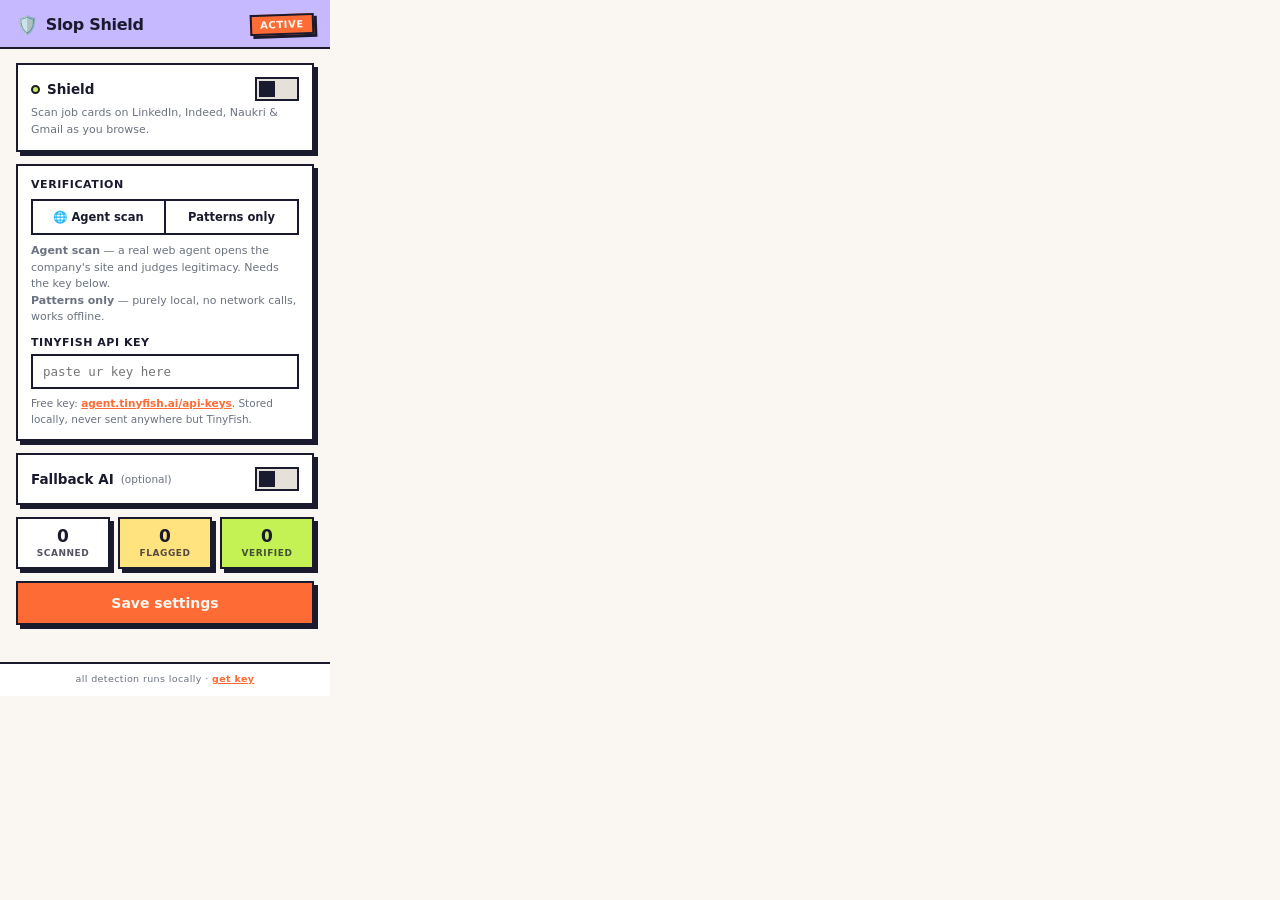
<file: slop-shield/extension/tde/popup.html>
<!DOCTYPE html>
<html lang="en">
<head>
  <meta charset="UTF-8" />
  <title>Slop Shield</title>
  <style>
    /* Clean, flat, brand-matched light UI.
       Flat colors only. Toggles are real <label><input></label> pairs. */
    :root {
      --ink: #1a1a2e;
      --paper: #faf7f2;
      --card: #ffffff;
      --lime: #c4f153;
      --butter: #ffe37e;
      --tangerine: #ff6b35;
      --lilac: #c7b9ff;
      --muted: #6b7280;
      --border: 2.5px solid var(--ink);
      --shadow: 4px 4px 0 var(--ink);
    }
    * { box-sizing: border-box; margin: 0; padding: 0; }
    body {
      width: 330px;
      font-family: "Space Grotesk", system-ui, sans-serif;
      background: var(--paper);
      color: var(--ink);
    }
    header {
      border-bottom: var(--border);
      padding: 14px 16px 12px;
      display: flex; align-items: center; justify-content: space-between;
      background: var(--lilac);
    }
    header h1 {
      font-size: 16px; font-weight: 800; letter-spacing: -0.3px;
      display: flex; align-items: center; gap: 8px;
    }
    header .pill {
      background: var(--tangerine); color: var(--paper);
      font-size: 10px; font-weight: 700; letter-spacing: 0.06em; text-transform: uppercase;
      padding: 3px 8px; border: 2px solid var(--ink); box-shadow: 3px 3px 0 var(--ink);
      transform: rotate(-2deg);
    }
    main { padding: 14px 16px 16px; display: flex; flex-direction: column; gap: 12px; }

    .card {
      background: var(--card);
      border: var(--border);
      box-shadow: var(--shadow);
      padding: 12px 13px;
    }
    .card-top {
      display: flex; align-items: center; justify-content: space-between;
      gap: 10px;
    }
    .card-title {
      font-size: 13.5px; font-weight: 700;
      display: flex; align-items: center; gap: 7px;
    }
    .card-sub { font-size: 11px; color: var(--muted); margin-top: 4px; line-height: 1.5; }

    /* real, working toggles: label wraps input, track is a sibling span */
    .switch {
      position: relative;
      display: inline-flex;
      align-items: center;
      cursor: pointer;
      flex: none;
    }
    .switch input {
      position: absolute;
      opacity: 0;
      width: 44px; height: 24px;
      margin: 0; cursor: pointer;
    }
    .switch .track {
      width: 44px; height: 24px;
      border: var(--border);
      background: #e5e1d8;
      display: inline-flex;
      align-items: center;
      padding: 2px;
      transition: background 0.2s;
      pointer-events: none; /* clicks pass to input */
    }
    .switch .thumb {
      width: 16px; height: 16px;
      background: var(--ink);
      transition: transform 0.2s cubic-bezier(0.34, 1.56, 0.64, 1);
      flex: none;
    }
    .switch input:checked + .track { background: var(--lime); }
    .switch input:checked + .track .thumb { transform: translateX(20px); }
    .switch input:focus-visible + .track { outline: 2px dashed var(--tangerine); outline-offset: 2px; }

    /* segmented control for verify mode */
    .seg { display: flex; border: var(--border); background: var(--card); overflow: hidden; }
    .seg label {
      flex: 1; text-align: center;
      font-size: 11.5px; font-weight: 700;
      padding: 9px 6px;
      cursor: pointer;
      border-right: var(--border);
      transition: background 0.15s;
      user-select: none;
    }
    .seg label:last-of-type { border-right: 0; }
    .seg input { position: absolute; opacity: 0; width: 0; height: 0; }
    .seg input:checked + label { background: var(--butter); }
    .seg input:focus-visible + label { outline: 2px dashed var(--tangerine); outline-offset: -3px; }

    .field-label {
      font-size: 11px; font-weight: 700; letter-spacing: 0.05em; text-transform: uppercase;
      margin-bottom: 5px; display: block; color: var(--ink);
    }
    input[type="password"], input[type="text"] {
      width: 100%; padding: 8px 10px;
      font-size: 12.5px; font-family: "Space Mono", monospace;
      border: var(--border); background: var(--card); color: var(--ink);
      outline: none;
    }
    input[type="password"]:focus, input[type="text"]:focus {
      background: #fffde9;
    }
    .hint { font-size: 10.5px; color: var(--muted); line-height: 1.55; margin-top: 6px; }
    .hint a { color: var(--tangerine); font-weight: 700; }
    .hint b { background: var(--butter); padding: 0 3px; }

    /* stats */
    .stats { display: flex; gap: 8px; }
    .stat {
      flex: 1; text-align: center;
      border: var(--border); box-shadow: var(--shadow);
      background: var(--card); padding: 9px 2px;
    }
    .stat:nth-child(2) { background: var(--butter); }
    .stat:nth-child(3) { background: var(--lime); }
    .stat .num { font-size: 17px; font-weight: 800; line-height: 1; }
    .stat .lbl { font-size: 9px; font-weight: 700; letter-spacing: 0.06em; text-transform: uppercase; margin-top: 3px; color: var(--ink); opacity: 0.75; }

    /* save button */
    .save {
      width: 100%;
      font-family: inherit; font-weight: 800; font-size: 14px;
      padding: 12px;
      background: var(--tangerine); color: var(--paper);
      border: var(--border); box-shadow: var(--shadow);
      cursor: pointer;
      transition: transform 0.14s cubic-bezier(0.34, 1.56, 0.64, 1), box-shadow 0.14s;
    }
    .save:hover { transform: translate(-2px, -2px); box-shadow: 6px 6px 0 var(--ink); }
    .save:active { transform: translate(2px, 2px); box-shadow: 1px 1px 0 var(--ink); }
    .saved {
      text-align: center; font-size: 11px; font-weight: 700; color: #2e7d32;
      opacity: 0; transition: opacity 0.25s; margin-top: -4px;
    }
    .saved.show { opacity: 1; }
    .status-dot {
      width: 9px; height: 9px; border-radius: 50%; display: inline-block;
      border: 2px solid var(--ink);
    }
    .status-dot.on { background: var(--lime); }
    .status-dot.off { background: #d6d2c9; }
    footer {
      padding: 9px 16px 12px; text-align: center;
      font-size: 9.5px; letter-spacing: 0.04em; color: var(--muted);
      border-top: var(--border); background: var(--card);
    }
    footer a { color: var(--tangerine); font-weight: 700; }
  </style>
</head>
<body>
  <header>
    <h1><span style="font-size:18px;">🛡️</span> Slop Shield</h1>
    <span class="pill" id="statusPill">ACTIVE</span>
  </header>

  <main>
    <!-- shield toggle -->
    <div class="card">
      <div class="card-top">
        <span class="card-title"><span class="status-dot on" id="dotShield" data-on="on" data-off="off"></span> Shield</span>
        <label class="switch" for="shieldOn">
          <input type="checkbox" id="shieldOn" />
          <span class="track"><span class="thumb"></span></span>
        </label>
      </div>
      <p class="card-sub">Scan job cards on LinkedIn, Indeed, Naukri & Gmail as you browse.</p>
    </div>

    <!-- verification mode -->
    <div class="card">
      <p class="field-label" style="margin-bottom:8px;">Verification</p>
      <div class="seg" role="radiogroup" aria-label="Verification mode">
        <input type="radio" name="verifyMode" id="vmAgent" value="auto" />
        <label for="vmAgent">🌐 Agent scan</label>
        <input type="radio" name="verifyMode" id="vmOff" value="off" />
        <label for="vmOff">Patterns only</label>
      </div>
      <p class="card-sub" style="margin-top:8px;">
        <b>Agent scan</b> — a real web agent opens the company's site and judges legitimacy. Needs the key below.<br />
        <b>Patterns only</b> — purely local, no network calls, works offline.
      </p>
      <div id="tinyfishWrap" style="margin-top:10px;">
        <label class="field-label" for="tinyfishKey">TinyFish API key</label>
        <input type="password" id="tinyfishKey" placeholder="paste ur key here" autocomplete="off" />
        <p class="hint">
          Free key: <a href="https://agent.tinyfish.ai/api-keys" target="_blank" rel="noopener">agent.tinyfish.ai/api-keys</a>.
          Stored locally, never sent anywhere but TinyFish.
        </p>
      </div>
    </div>

    <!-- fallback AI -->
    <div class="card">
      <div class="card-top">
        <span class="card-title">Fallback AI <span style="font-weight:400; color:var(--muted); font-size:10.5px;">(optional)</span></span>
        <label class="switch" for="aiEnabled">
          <input type="checkbox" id="aiEnabled" />
          <span class="track"><span class="thumb"></span></span>
        </label>
      </div>
      <div id="aiSection" style="margin-top:10px; display:none;">
        <p class="card-sub">Used only if the agent can't reach a verdict.</p>
        <div style="margin-top:8px;">
          <label class="field-label" for="geminiKey">Gemini key</label>
          <input type="password" id="geminiKey" placeholder="AIza..." autocomplete="off" />
        </div>
        <div style="margin-top:8px;">
          <label class="field-label" for="openaiKey">OpenAI key <span style="font-weight:400; text-transform:none;">(paid)</span></label>
          <input type="password" id="openaiKey" placeholder="sk-..." autocomplete="off" />
        </div>
      </div>
    </div>

    <!-- stats -->
    <div class="stats">
      <div class="stat"><div class="num" id="statScanned">0</div><div class="lbl">scanned</div></div>
      <div class="stat"><div class="num" id="statFlagged">0</div><div class="lbl">flagged</div></div>
      <div class="stat"><div class="num" id="statVerified">0</div><div class="lbl">verified</div></div>
    </div>

    <button class="save" id="save">Save settings</button>
    <div class="saved" id="saved">✓ saved — everything's live</div>
  </main>

  <footer>
    all detection runs locally · <a href="https://agent.tinyfish.ai/api-keys" target="_blank" rel="noopener">get key</a>
  </footer>

  <script src="./popup.js"></script>
</body>
</html>
</file>
